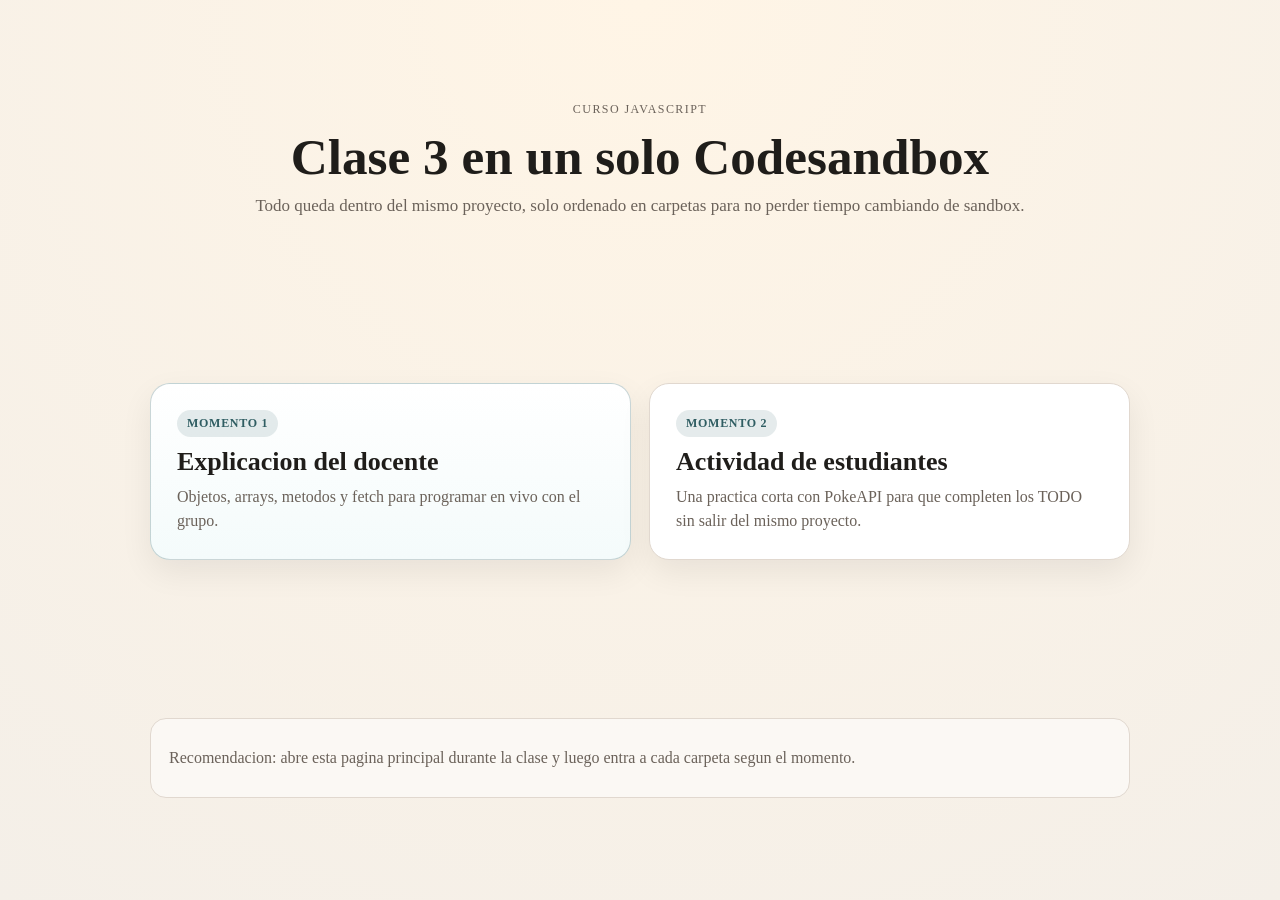
<file: Clase 3/index.html>
<!DOCTYPE html>
<html lang="es">
  <head>
    <meta charset="UTF-8" />
    <meta name="viewport" content="width=device-width, initial-scale=1.0" />
    <title>Clase 3 - Sandbox unico</title>
    <link rel="stylesheet" href="styles.css" />
  </head>
  <body>
    <main class="hub">
      <header class="hub-header">
        <p class="eyebrow">Curso JavaScript</p>
        <h1>Clase 3 en un solo Codesandbox</h1>
        <p class="subtitle">
          Todo queda dentro del mismo proyecto, solo ordenado en carpetas para
          no perder tiempo cambiando de sandbox.
        </p>
      </header>

      <section class="hub-grid">
        <a class="hub-card primary" href="Explicacion/index.html">
          <span class="hub-kicker">Momento 1</span>
          <h2>Explicacion del docente</h2>
          <p>
            Objetos, arrays, metodos y fetch para programar en vivo con el grupo.
          </p>
        </a>

        <a class="hub-card" href="Actividad/index.html">
          <span class="hub-kicker">Momento 2</span>
          <h2>Actividad de estudiantes</h2>
          <p>
            Una practica corta con PokeAPI para que completen los TODO sin salir
            del mismo proyecto.
          </p>
        </a>
      </section>

      <section class="hub-note">
        <p>
          Recomendacion: abre esta pagina principal durante la clase y luego
          entra a cada carpeta segun el momento.
        </p>
      </section>
    </main>
  </body>
</html>
</file>
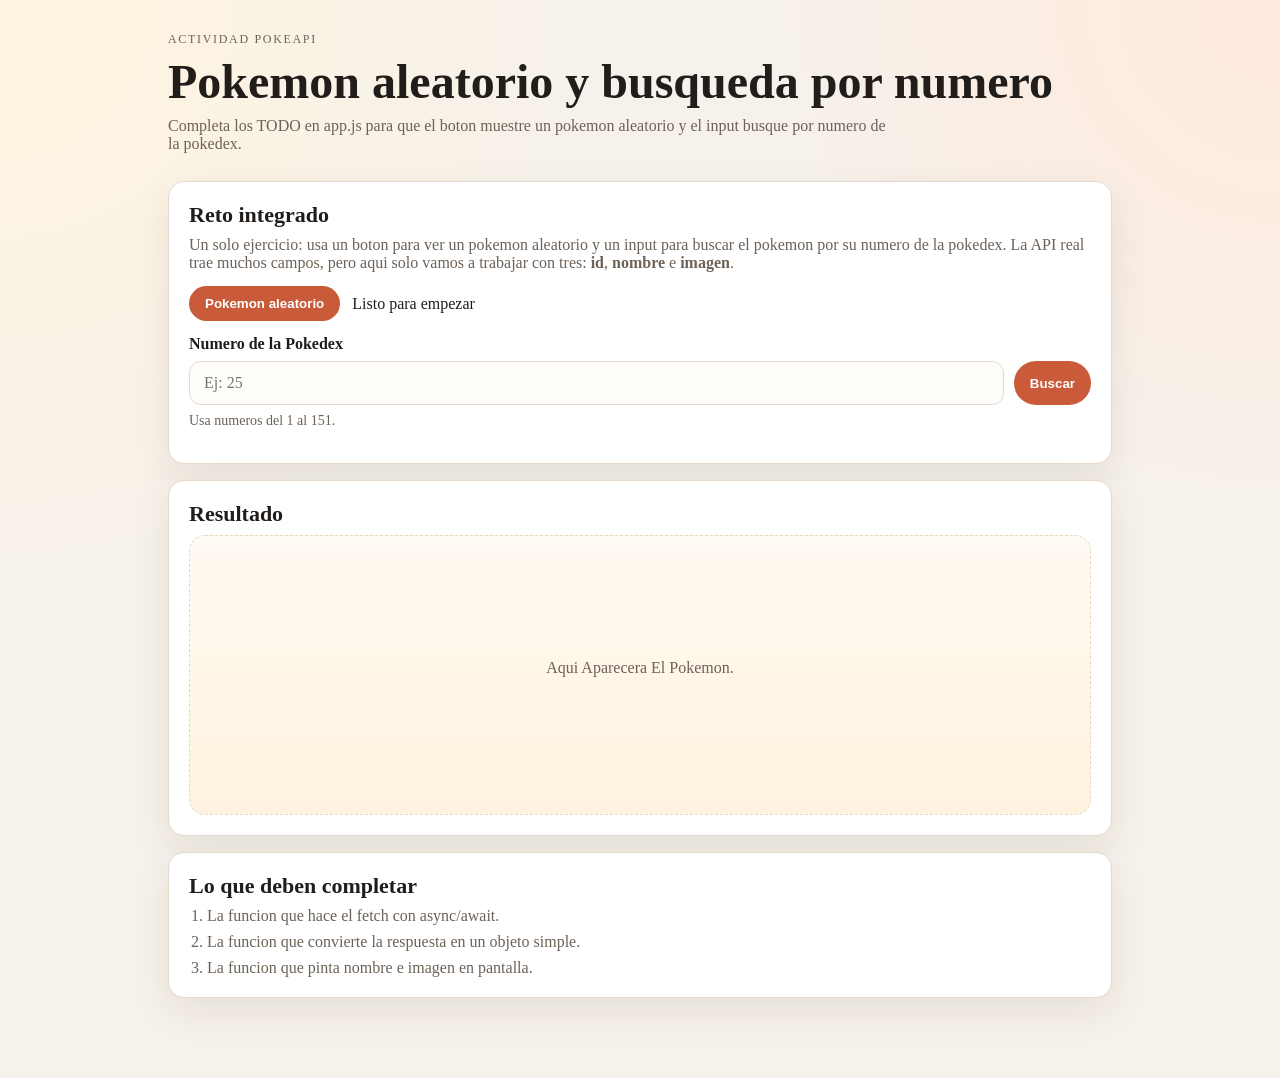
<file: Clase 3/Actividad/index.html>
<!DOCTYPE html>
<html lang="es">
  <head>
    <meta charset="UTF-8" />
    <meta name="viewport" content="width=device-width, initial-scale=1.0" />
    <title>Clase 3 - Actividad</title>
    <link rel="stylesheet" href="styles.css" />
  </head>
  <body>
    <main class="container">
      <header class="hero">
        <p class="eyebrow">Actividad PokeAPI</p>
        <h1>Pokemon aleatorio y busqueda por numero</h1>
        <p class="subtitle">
          Completa los TODO en app.js para que el boton muestre un pokemon
          aleatorio y el input busque por numero de la pokedex.
        </p>
      </header>

      <section class="card">
        <h2>Reto integrado</h2>
        <p>
          Un solo ejercicio: usa un boton para ver un pokemon aleatorio y un
          input para buscar el pokemon por su numero de la pokedex.
          La API real trae muchos campos, pero aqui solo vamos a trabajar con
          tres: <strong>id</strong>, <strong>nombre</strong> e <strong>imagen</strong>.
        </p>

        <div class="actions">
          <button id="btn-aleatorio">Pokemon aleatorio</button>
          <span id="estado">Listo para empezar</span>
        </div>

        <div class="search">
          <label for="numero-pokemon">Numero de la Pokedex</label>
          <div class="search-row">
            <input
              id="numero-pokemon"
              type="number"
              min="1"
              max="151"
              placeholder="Ej: 25"
            />
            <button id="btn-buscar">Buscar</button>
          </div>
          <p class="hint">Usa numeros del 1 al 151.</p>
        </div>
      </section>

      <section class="card">
        <h2>Resultado</h2>
        <div id="pokemon-card" class="pokemon-card empty">
          <p>Aqui aparecera el pokemon.</p>
        </div>
      </section>

      <section class="card">
        <h2>Lo que deben completar</h2>
        <ol class="tasks">
          <li>La funcion que hace el fetch con async/await.</li>
          <li>La funcion que convierte la respuesta en un objeto simple.</li>
          <li>La funcion que pinta nombre e imagen en pantalla.</li>
        </ol>
      </section>
    </main>

    <script src="app.js"></script>
  </body>
</html>
</file>
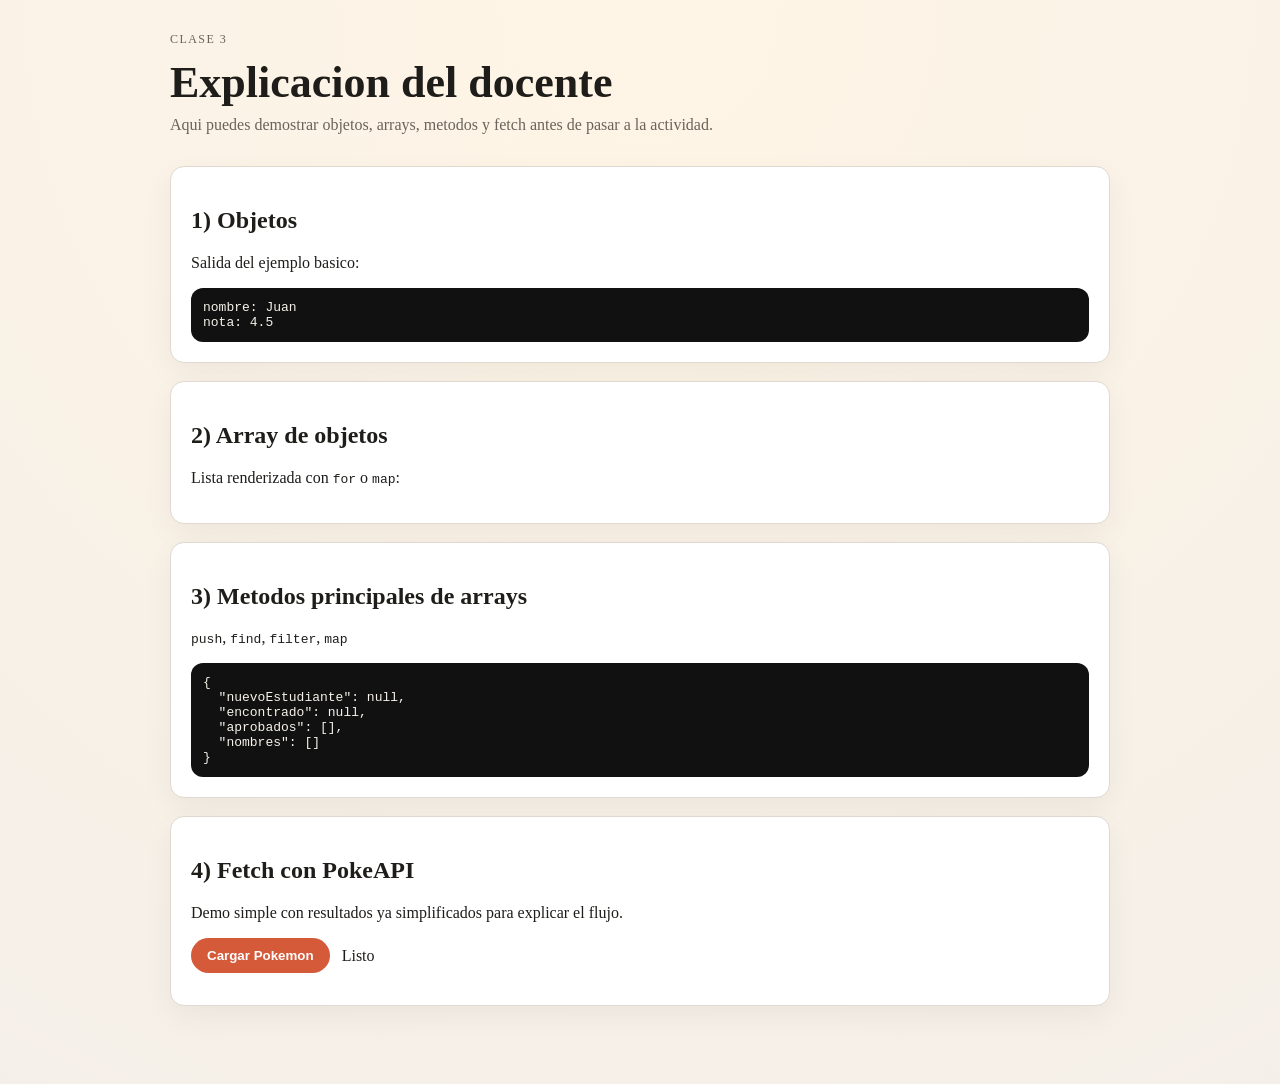
<file: Clase 3/Explicacion/index.html>
<!DOCTYPE html>
<html lang="es">
  <head>
    <meta charset="UTF-8" />
    <meta name="viewport" content="width=device-width, initial-scale=1.0" />
    <title>Clase 3 - Explicacion</title>
    <link rel="stylesheet" href="styles.css" />
  </head>
  <body>
    <main class="container">
      <header class="hero">
        <p class="eyebrow">Clase 3</p>
        <h1>Explicacion del docente</h1>
        <p class="subtitle">
          Aqui puedes demostrar objetos, arrays, metodos y fetch antes de pasar
          a la actividad.
        </p>
      </header>

      <section class="card">
        <h2>1) Objetos</h2>
        <p>Salida del ejemplo basico:</p>
        <pre id="salida-objeto">(ver consola)</pre>
      </section>

      <section class="card">
        <h2>2) Array de objetos</h2>
        <p>Lista renderizada con <code>for</code> o <code>map</code>:</p>
        <div id="lista-estudiantes" class="list"></div>
      </section>

      <section class="card">
        <h2>3) Metodos principales de arrays</h2>
        <p><code>push</code>, <code>find</code>, <code>filter</code>, <code>map</code></p>
        <pre id="salida-metodos">(ver consola)</pre>
      </section>

      <section class="card">
        <h2>4) Fetch con PokeAPI</h2>
        <p>Demo simple con resultados ya simplificados para explicar el flujo.</p>
        <div class="actions">
          <button id="btn-pokemon">Cargar Pokemon</button>
          <span id="estado">Listo</span>
        </div>
        <div id="lista-pokemon" class="grid"></div>
      </section>
    </main>

    <script src="app.js"></script>
  </body>
</html>
</file>
<file: Clase 3/styles.css>
:root {
  --bg: #f4efe8;
  --ink: #1f1d1a;
  --accent: #d45a3a;
  --accent-2: #2f5d62;
  --card: #ffffff;
  --muted: #6b625a;
  --border: #e1d8cf;
}

* {
  box-sizing: border-box;
}

body {
  margin: 0;
  font-family: "Georgia", "Times New Roman", serif;
  color: var(--ink);
  background: radial-gradient(circle at top, #fff5e6, var(--bg));
}

a {
  color: inherit;
  text-decoration: none;
}

.hub {
  min-height: 100vh;
  display: grid;
  place-items: center;
  padding: 32px 20px;
}

.hub-header {
  max-width: 800px;
  text-align: center;
  margin-bottom: 28px;
}

.eyebrow {
  text-transform: uppercase;
  letter-spacing: 0.12em;
  font-size: 12px;
  color: var(--muted);
  margin: 0 0 10px;
}

h1 {
  font-size: clamp(32px, 4vw, 52px);
  margin: 0 0 10px;
}

.subtitle {
  margin: 0;
  color: var(--muted);
  font-size: 17px;
}

.hub-grid {
  width: min(100%, 980px);
  display: grid;
  grid-template-columns: repeat(2, minmax(0, 1fr));
  gap: 18px;
}

.hub-card {
  background: var(--card);
  border: 1px solid var(--border);
  border-radius: 20px;
  padding: 26px;
  box-shadow: 0 12px 32px rgba(0, 0, 0, 0.07);
  transition: transform 0.2s ease, box-shadow 0.2s ease;
}

.hub-card:hover {
  transform: translateY(-3px);
  box-shadow: 0 16px 42px rgba(0, 0, 0, 0.1);
}

.hub-card.primary {
  border-color: rgba(47, 93, 98, 0.25);
  background: linear-gradient(180deg, #ffffff, #f4fbfb);
}

.hub-kicker {
  display: inline-block;
  margin-bottom: 10px;
  padding: 6px 10px;
  border-radius: 999px;
  background: rgba(47, 93, 98, 0.12);
  color: var(--accent-2);
  font-size: 12px;
  font-weight: 700;
  letter-spacing: 0.06em;
  text-transform: uppercase;
}

.hub-card h2 {
  margin: 0 0 8px;
  font-size: 26px;
}

.hub-card p {
  margin: 0;
  color: var(--muted);
  font-size: 16px;
  line-height: 1.5;
}

.hub-note {
  width: min(100%, 980px);
  margin-top: 18px;
  background: rgba(255, 255, 255, 0.55);
  border: 1px solid var(--border);
  border-radius: 16px;
  padding: 14px 18px;
  color: var(--muted);
}

@media (max-width: 760px) {
  .hub-grid {
    grid-template-columns: 1fr;
  }
}
</file>
<file: Clase 3/Actividad/styles.css>
:root {
  --bg: #f6f1ea;
  --ink: #211d1a;
  --muted: #6d6258;
  --accent: #c95b3a;
  --card: #ffffff;
  --border: #e6d9cc;
  --shadow: 0 14px 40px rgba(33, 29, 26, 0.08);
}

* {
  box-sizing: border-box;
}

body {
  margin: 0;
  font-family: Georgia, "Times New Roman", serif;
  color: var(--ink);
  background:
    radial-gradient(circle at top left, #fff4df 0, transparent 35%),
    radial-gradient(circle at top right, #ffe9dc 0, transparent 30%),
    var(--bg);
}

.container {
  width: min(100%, 980px);
  margin: 0 auto;
  padding: 32px 18px 64px;
}

.hero {
  margin-bottom: 28px;
}

.eyebrow {
  margin: 0 0 10px;
  text-transform: uppercase;
  letter-spacing: 0.14em;
  font-size: 12px;
  color: var(--muted);
}

h1 {
  margin: 0 0 10px;
  font-size: clamp(30px, 4vw, 48px);
  line-height: 1.05;
}

.subtitle {
  margin: 0;
  max-width: 720px;
  color: var(--muted);
  font-size: 16px;
}

.card {
  background: var(--card);
  border: 1px solid var(--border);
  border-radius: 16px;
  padding: 20px;
  margin: 16px 0;
  box-shadow: var(--shadow);
}

.card h2 {
  margin: 0 0 8px;
  font-size: 22px;
}

.card p {
  margin: 0 0 14px;
  color: var(--muted);
}

.search {
  display: grid;
  gap: 8px;
  margin-top: 12px;
}

.search label {
  font-weight: 700;
}

.search-row {
  display: flex;
  gap: 10px;
}

input {
  flex: 1;
  min-width: 0;
  border: 1px solid var(--border);
  border-radius: 12px;
  padding: 12px 14px;
  font: inherit;
  background: #fffdf9;
  color: var(--ink);
}

.hint {
  margin: 0;
  font-size: 14px;
  color: var(--muted);
}

.section-label {
  margin: 0 0 10px;
  color: var(--muted);
  font-size: 14px;
  text-transform: uppercase;
  letter-spacing: 0.08em;
}

.form-grid {
  display: grid;
  grid-template-columns: repeat(2, minmax(0, 1fr));
  gap: 14px;
  margin-bottom: 14px;
}

.form-grid label {
  display: grid;
  gap: 8px;
  font-weight: 700;
}

.form-grid input {
  width: 100%;
  border: 1px solid var(--border);
  border-radius: 12px;
  padding: 12px 14px;
  font: inherit;
  background: #fffdf9;
  color: var(--ink);
}

.layout-two {
  display: grid;
  grid-template-columns: 1fr 1fr;
  gap: 16px;
  align-items: start;
}

.pokemon-holder {
  min-height: 220px;
  border-radius: 16px;
  border: 1px dashed var(--border);
  background: linear-gradient(180deg, #fffaf2, #fff3df);
  display: grid;
  place-items: center;
  padding: 18px;
  text-align: center;
}

.pokemon-card {
  min-height: 280px;
  border-radius: 16px;
  border: 1px dashed var(--border);
  background: linear-gradient(180deg, #fffaf2, #fff3df);
  display: grid;
  place-items: center;
  gap: 10px;
  padding: 20px;
  text-align: center;
  text-transform: capitalize;
}

.pokemon-card img {
  width: 180px;
  height: 180px;
  image-rendering: pixelated;
}

.pokemon-card h3 {
  margin: 0;
  font-size: 24px;
}

.pokemon-card.empty {
  color: var(--muted);
}

.student-card {
  padding: 16px;
  border-radius: 14px;
  background: #fbf7f1;
  border: 1px solid #f0e5d8;
}

.student-card h3 {
  margin: 0 0 8px;
  font-size: 20px;
}

.student-card p {
  margin: 0 0 6px;
  color: var(--muted);
}

.summary {
  display: grid;
  grid-template-columns: repeat(3, minmax(0, 1fr));
  gap: 12px;
  margin-bottom: 14px;
}

.summary div {
  background: #faf4eb;
  border-radius: 14px;
  padding: 14px;
  border: 1px solid #eedecf;
}

.summary-label {
  display: block;
  color: var(--muted);
  font-size: 13px;
  margin-bottom: 6px;
}

.summary strong {
  font-size: 20px;
}

.list {
  display: grid;
  gap: 8px;
}

.list p {
  margin: 0;
  padding: 10px 12px;
  border-radius: 10px;
  background: #fbf6ef;
}

.actions {
  display: flex;
  align-items: center;
  gap: 12px;
  margin-bottom: 14px;
}

button {
  border: 0;
  border-radius: 999px;
  padding: 10px 16px;
  background: var(--accent);
  color: white;
  font-weight: 700;
  cursor: pointer;
}

button:hover {
  transform: translateY(-1px);
}

.grid {
  display: grid;
  grid-template-columns: repeat(auto-fill, minmax(120px, 1fr));
  gap: 10px;
}

.card-pokemon {
  border-radius: 12px;
  padding: 12px 10px;
  background: #fff2df;
  text-align: center;
  text-transform: capitalize;
  font-weight: 700;
}

pre {
  margin: 0;
  padding: 14px;
  border-radius: 12px;
  background: #111111;
  color: #f7f0e7;
  overflow-x: auto;
}

.tasks {
  margin: 0;
  padding-left: 18px;
  color: var(--muted);
}

.tasks li + li {
  margin-top: 8px;
}

@media (max-width: 640px) {
  .actions {
    flex-direction: column;
    align-items: flex-start;
  }

  .form-grid,
  .layout-two,
  .summary {
    grid-template-columns: 1fr;
  }
}
</file>
<file: Clase 3/Explicacion/styles.css>
:root {
  --bg: #f4efe8;
  --ink: #1f1d1a;
  --accent: #d45a3a;
  --card: #ffffff;
  --muted: #6b625a;
  --border: #e1d8cf;
}

* {
  box-sizing: border-box;
}

body {
  margin: 0;
  font-family: "Georgia", "Times New Roman", serif;
  color: var(--ink);
  background: radial-gradient(circle at top, #fff5e6, var(--bg));
}

.container {
  max-width: 980px;
  margin: 0 auto;
  padding: 32px 20px 60px;
}

.hero {
  margin-bottom: 32px;
}

.eyebrow {
  text-transform: uppercase;
  letter-spacing: 0.12em;
  font-size: 12px;
  color: var(--muted);
  margin: 0 0 10px;
}

h1 {
  font-size: clamp(28px, 4vw, 44px);
  margin: 0 0 8px;
}

.subtitle {
  margin: 0;
  color: var(--muted);
  font-size: 16px;
}

.card {
  background: var(--card);
  border: 1px solid var(--border);
  border-radius: 14px;
  padding: 20px;
  margin: 18px 0;
  box-shadow: 0 10px 30px rgba(0, 0, 0, 0.05);
}

.list {
  display: grid;
  gap: 8px;
}

.list p {
  margin: 0;
  padding: 8px 12px;
  background: #f9f4ee;
  border-radius: 10px;
}

.actions {
  display: flex;
  align-items: center;
  gap: 12px;
  margin-bottom: 12px;
}

button {
  border: none;
  background: var(--accent);
  color: white;
  padding: 10px 16px;
  border-radius: 999px;
  cursor: pointer;
  font-weight: 600;
}

button:hover {
  transform: translateY(-1px);
}

.grid {
  display: grid;
  grid-template-columns: repeat(auto-fill, minmax(120px, 1fr));
  gap: 10px;
}

.card-pokemon {
  background: #fff3e1;
  border-radius: 12px;
  padding: 10px;
  text-align: center;
  text-transform: capitalize;
}

pre {
  margin: 0;
  background: #111111;
  color: #f6f2eb;
  padding: 12px;
  border-radius: 12px;
  overflow-x: auto;
}

@media (max-width: 600px) {
  .actions {
    flex-direction: column;
    align-items: flex-start;
  }
}
</file>
